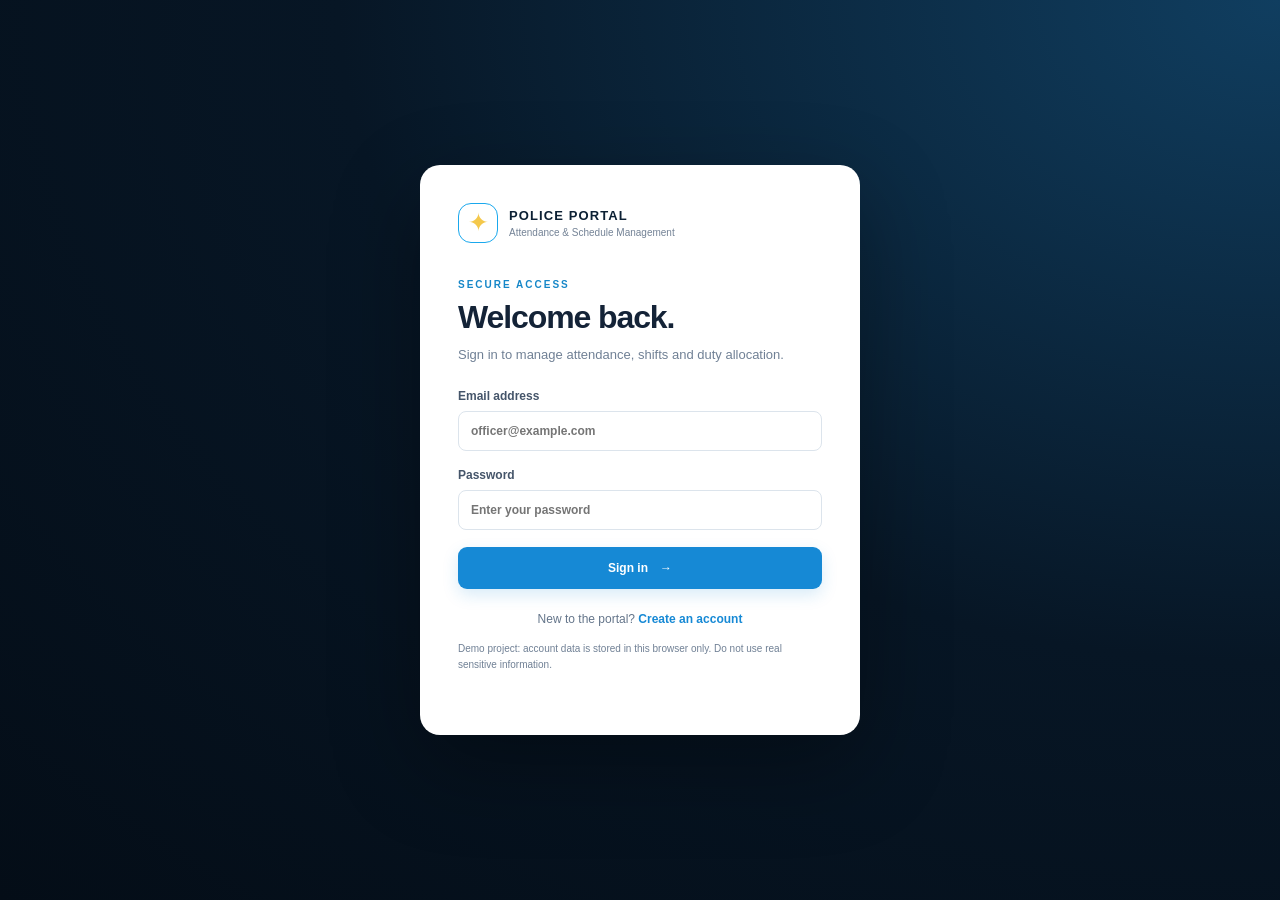
<file: index.html>
<!doctype html>
<html lang="en">
<head>
  <meta charset="utf-8"><meta name="viewport" content="width=device-width, initial-scale=1">
  <title>Police Portal | Sign in</title><link rel="stylesheet" href="css/style.css">
</head>
<body class="auth-page">
  <main class="auth-card">
    <a class="brand" href="index.html"><span class="brand-mark">✦</span><span><b>POLICE PORTAL</b><small>Attendance & Schedule Management</small></span></a>
    <div class="eyebrow">SECURE ACCESS</div><h1>Welcome back.</h1><p class="muted">Sign in to manage attendance, shifts and duty allocation.</p>
    <form id="loginForm" class="stack-form">
      <label>Email address<input type="email" id="loginEmail" placeholder="officer@example.com" required></label>
      <label>Password<input type="password" id="loginPassword" placeholder="Enter your password" required minlength="4"></label>
      <button class="btn primary full" type="submit">Sign in <span>→</span></button>
    </form>
    <div class="auth-foot">New to the portal? <a href="register.html">Create an account</a></div>
    <p class="tiny muted">Demo project: account data is stored in this browser only. Do not use real sensitive information.</p>
  </main>
  <script src="js/app.js"></script>
</body></html>
</file>
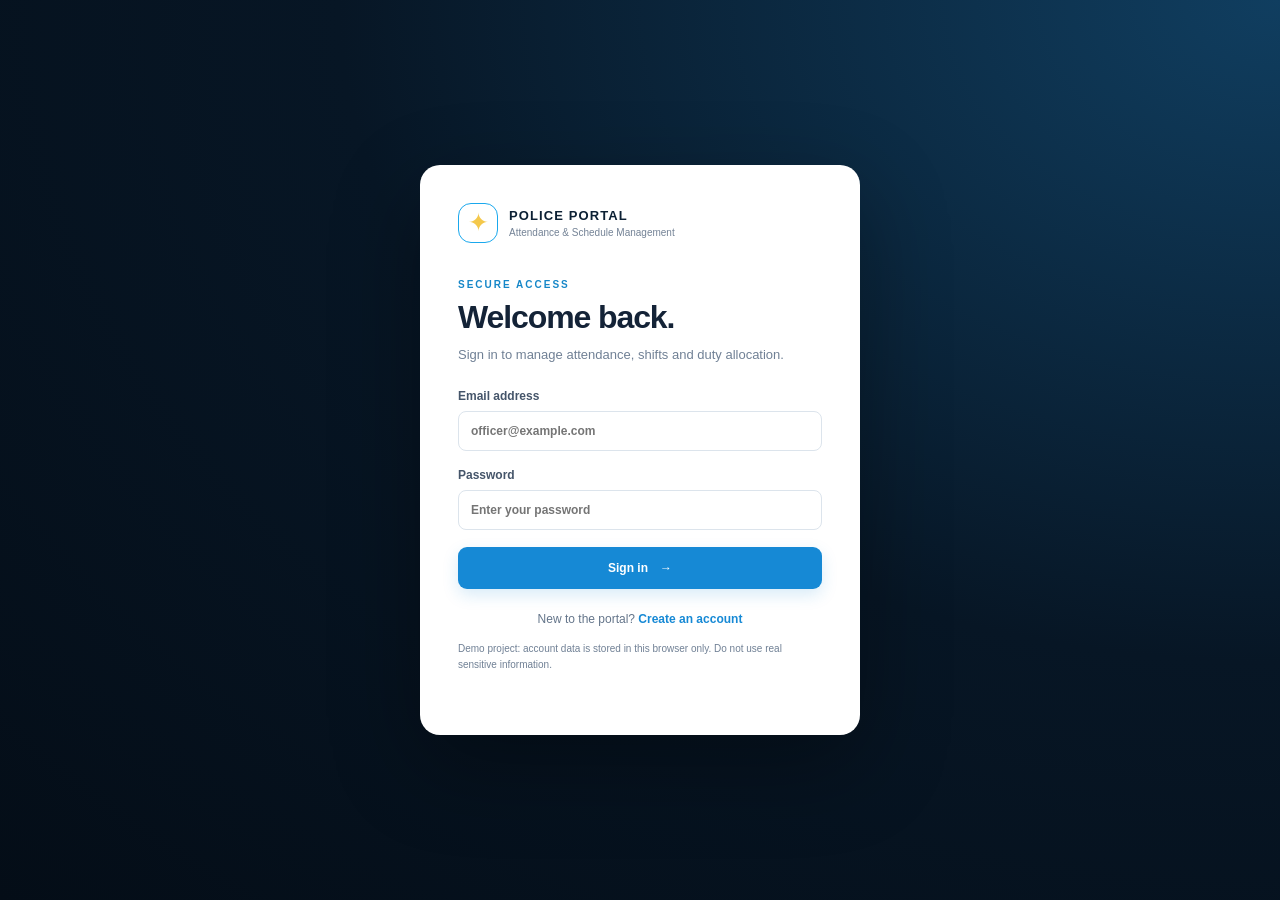
<file: attendance.html>
<!doctype html><html lang="en"><head><meta charset="utf-8"><meta name="viewport" content="width=device-width, initial-scale=1"><title>Attendance | Police Portal</title><link rel="stylesheet" href="css/style.css"></head><body><div id="appShell"></div><main class="main-content"><div class="page-heading"><div><div class="eyebrow">TIME & PRESENCE</div><h1>Attendance tracking</h1><p class="muted">Record daily check-ins and check-outs.</p></div></div>
<section class="content-grid two-one"><article class="panel"><div class="panel-head"><div><h2>Record attendance</h2><p class="muted">Entries are saved in this browser.</p></div><span class="pill">Today: <b id="todayLabel"></b></span></div>
<form id="attendanceForm" class="form-grid"><label>Officer<select id="attOfficer" required></select></label><label>Date<input id="attDate" type="date" required></label><label>Check-in time<input id="attIn" type="time" required></label><label>Check-out time <span class="muted">(optional)</span><input id="attOut" type="time"></label><label class="span-2">Notes<input id="attNotes" placeholder="Optional note"></label><div class="span-2"><button class="btn primary" type="submit">Save attendance</button></div></form></article>
<article class="panel highlight-panel"><div class="eyebrow">DAILY TIP</div><h2>Accurate records build trust.</h2><p>Record attendance as it happens and review entries regularly. This demo does not verify location or identity.</p><div class="big-outline">✓</div></article></section>
<section class="panel"><div class="panel-head"><div><h2>Attendance history</h2><p class="muted">Search and review recorded entries.</p></div><input id="attendanceSearch" class="search-input" placeholder="Search officer or date…"></div><div class="table-wrap"><table><thead><tr><th>Officer</th><th>Date</th><th>Check-in</th><th>Check-out</th><th>Notes</th><th></th></tr></thead><tbody id="attendanceRows"></tbody></table></div></section>
</main><script src="js/app.js"></script></body></html>
</file>
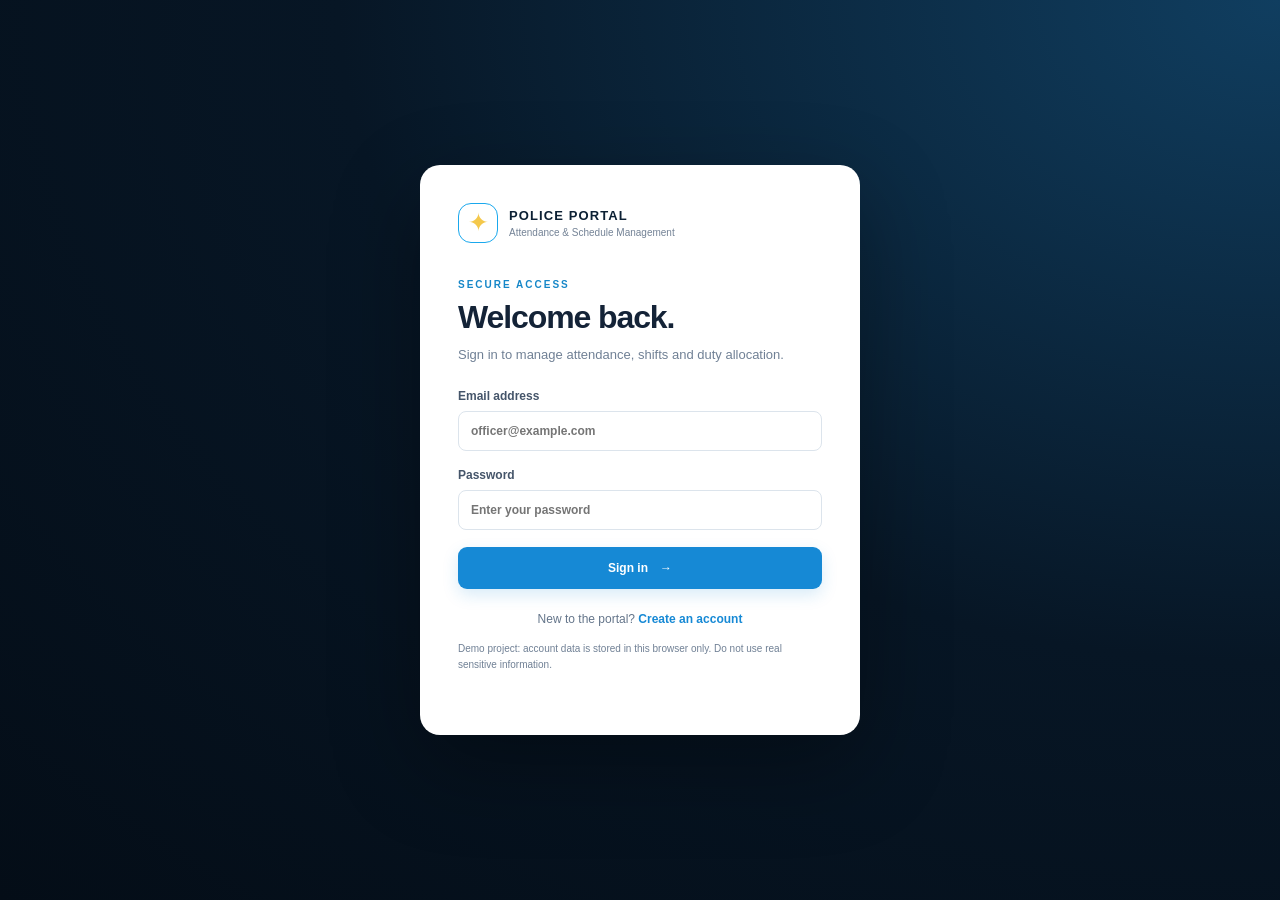
<file: dashboard.html>
<!doctype html><html lang="en"><head><meta charset="utf-8"><meta name="viewport" content="width=device-width, initial-scale=1"><title>Dashboard | Police Portal</title><link rel="stylesheet" href="css/style.css"></head>
<body><div id="appShell"></div><main class="main-content"><div class="page-heading"><div><div class="eyebrow">OVERVIEW</div><h1 id="welcomeTitle">Good evening.</h1><p class="muted">Here’s your department’s attendance and duty overview.</p></div><a class="btn primary" href="attendance.html">＋ Record attendance</a></div>
<section class="stat-grid"><article class="stat-card"><span class="stat-icon blue">♙</span><span class="stat-label">Registered officers</span><strong id="statOfficers">0</strong><small class="muted">Profiles in this browser</small></article><article class="stat-card"><span class="stat-icon green">✓</span><span class="stat-label">Present today</span><strong id="statPresent">0</strong><small class="muted">Clocked in today</small></article><article class="stat-card"><span class="stat-icon cyan">◷</span><span class="stat-label">Active duties</span><strong id="statDuties">0</strong><small class="muted">Duty assignments</small></article><article class="stat-card"><span class="stat-icon amber">▦</span><span class="stat-label">Upcoming shifts</span><strong id="statShifts">0</strong><small class="muted">Scheduled shifts</small></article></section>
<section class="content-grid"><article class="panel"><div class="panel-head"><div><h2>Recent attendance</h2><p class="muted">Latest check-in and check-out records</p></div><a href="attendance.html">View all →</a></div><div class="table-wrap"><table><thead><tr><th>Officer</th><th>Date</th><th>Check-in</th><th>Status</th></tr></thead><tbody id="recentAttendance"></tbody></table></div></article>
<article class="panel"><div class="panel-head"><div><h2>Quick actions</h2><p class="muted">Common tasks</p></div></div><div class="quick-links"><a href="schedule.html"><span class="quick-icon">▦</span><span><b>Manage schedule</b><small>Create and review shifts</small></span><span>→</span></a><a href="duties.html"><span class="quick-icon">♙</span><span><b>Allocate duty</b><small>Assign officers to locations</small></span><span>→</span></a><a href="reports.html"><span class="quick-icon">▤</span><span><b>View reports</b><small>Export attendance records</small></span><span>→</span></a></div></article></section>
<section class="banner"><div><div class="eyebrow">SMART · CONNECTED · EFFICIENT</div><h2>Less manual work.<br><em>More time for what matters.</em></h2><p>Keep schedules, attendance and duty allocation in one organized workspace.</p></div><div class="banner-symbol">◈</div></section>
</main><script src="js/app.js"></script></body></html>
</file>
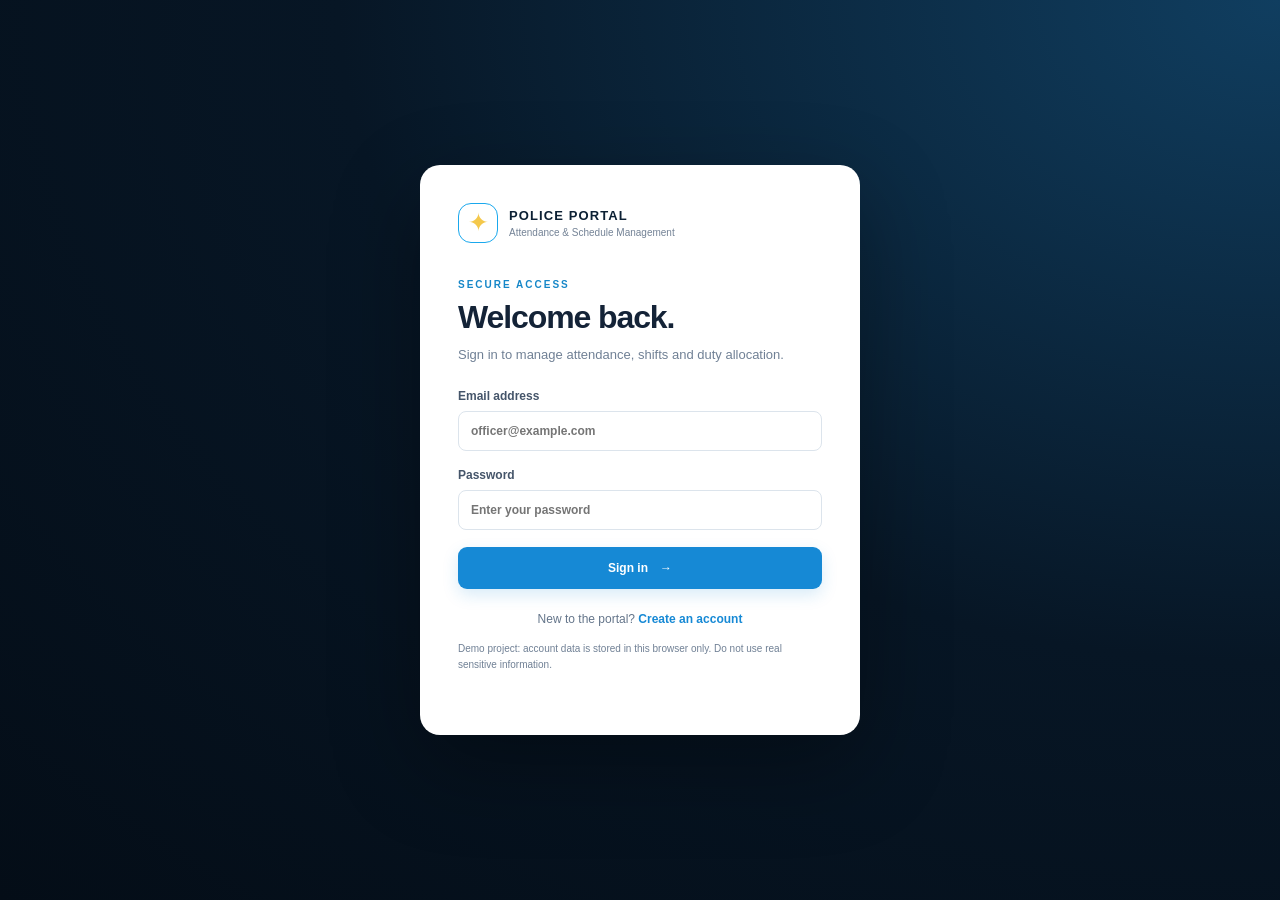
<file: duties.html>
<!doctype html><html lang="en"><head><meta charset="utf-8"><meta name="viewport" content="width=device-width, initial-scale=1"><title>Duty allocation | Police Portal</title><link rel="stylesheet" href="css/style.css"></head><body><div id="appShell"></div><main class="main-content"><div class="page-heading"><div><div class="eyebrow">TEAM COORDINATION</div><h1>Duty allocation</h1><p class="muted">Assign the right officer to the right duty.</p></div></div>
<section class="content-grid two-one"><article class="panel"><div class="panel-head"><div><h2>Allocate a duty</h2><p class="muted">Create an assignment with clear details.</p></div></div><form id="dutyForm" class="form-grid"><label>Officer<select id="dutyOfficer" required></select></label><label>Duty type<input id="dutyType" required placeholder="e.g. Traffic control"></label><label>Date<input id="dutyDate" type="date" required></label><label>Location<input id="dutyLocation" required placeholder="e.g. Main junction"></label><label class="span-2">Instructions<textarea id="dutyNotes" rows="3" placeholder="Optional instructions"></textarea></label><div class="span-2"><button class="btn primary" type="submit">＋ Allocate duty</button></div></form></article><article class="panel highlight-panel"><div class="eyebrow">GOOD PRACTICE</div><h2>Make every assignment clear.</h2><p>Include the location, date and specific duty. Coordinate changes through your department’s approved process.</p><div class="big-outline">♙</div></article></section>
<section class="panel"><div class="panel-head"><div><h2>Duty assignments</h2><p class="muted">Manage current and upcoming duties.</p></div><input id="dutySearch" class="search-input" placeholder="Search assignments…"></div><div class="table-wrap"><table><thead><tr><th>Date</th><th>Officer</th><th>Duty</th><th>Location</th><th>Instructions</th><th></th></tr></thead><tbody id="dutyRows"></tbody></table></div></section></main><script src="js/app.js"></script></body></html>
</file>
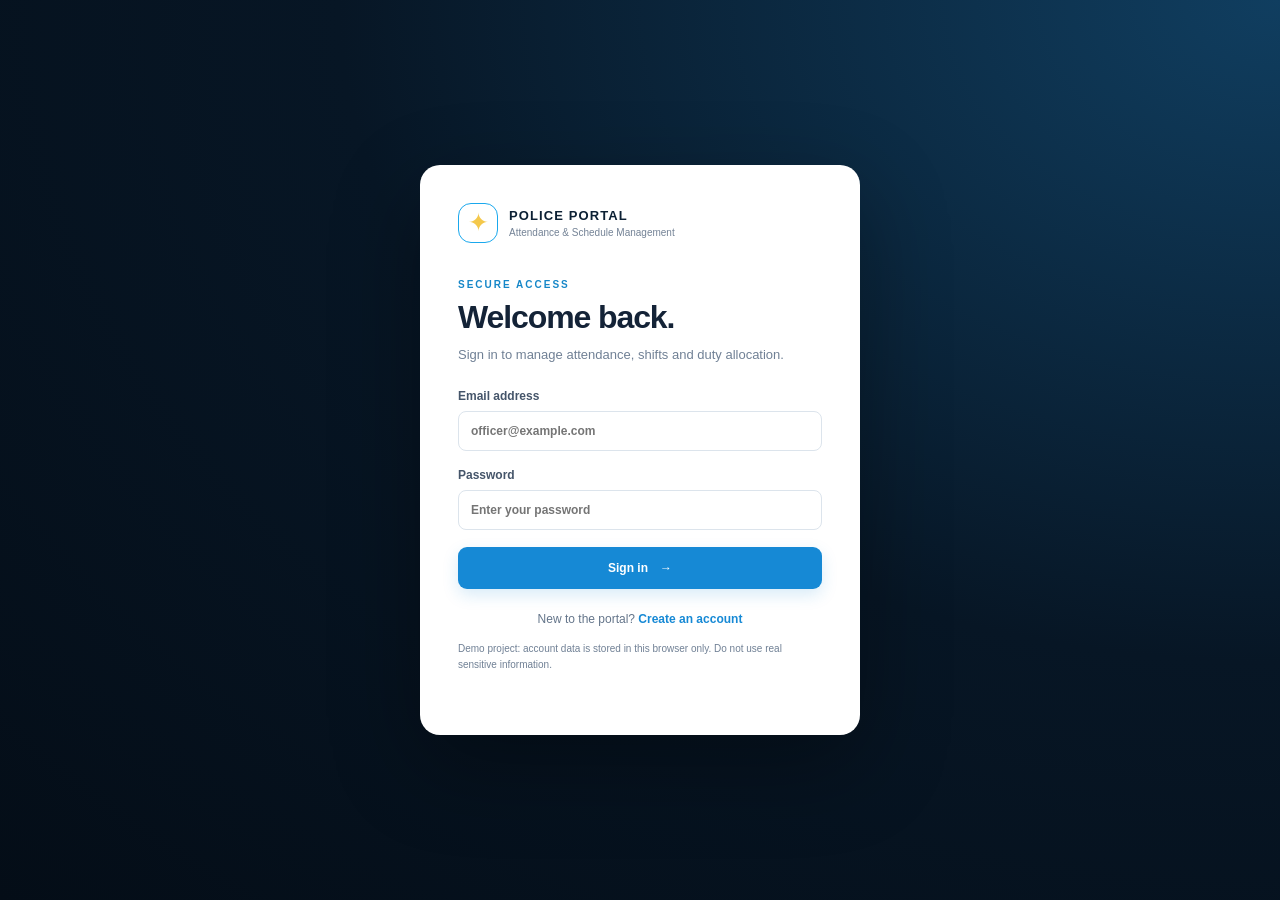
<file: profile.html>
<!doctype html><html lang="en"><head><meta charset="utf-8"><meta name="viewport" content="width=device-width, initial-scale=1"><title>Profile | Police Portal</title><link rel="stylesheet" href="css/style.css"></head><body><div id="appShell"></div><main class="main-content"><div class="page-heading"><div><div class="eyebrow">YOUR ACCOUNT</div><h1>Officer profile</h1><p class="muted">Keep your contact and profile information up to date.</p></div></div><section class="panel profile-panel"><div class="profile-avatar" id="profileAvatar">OP</div><div><h2 id="profileHeading">Officer profile</h2><p class="muted" id="profileSub"></p></div></section><section class="panel"><div class="panel-head"><div><h2>Edit profile</h2><p class="muted">Update your current browser profile.</p></div></div><form id="profileForm" class="form-grid"><label>Full name<input id="profileName" required></label><label>Badge / employee ID<input id="profileBadge" required></label><label>Email address<input id="profileEmail" type="email" required></label><label>Role<select id="profileRole"><option>Officer</option><option>Supervisor</option><option>Administrator</option></select></label><div class="span-2"><button class="btn primary" type="submit">Save profile</button></div></form></section><section class="panel"><h2>Privacy and storage</h2><p class="muted">This demo stores information in browser localStorage. It is not encrypted, does not sync across devices, and is not suitable for real police or sensitive operational data. A production deployment needs a secure backend, access controls, audit logs, HTTPS and a reviewed data-retention policy.</p></section></main><script src="js/app.js"></script></body></html>
</file>
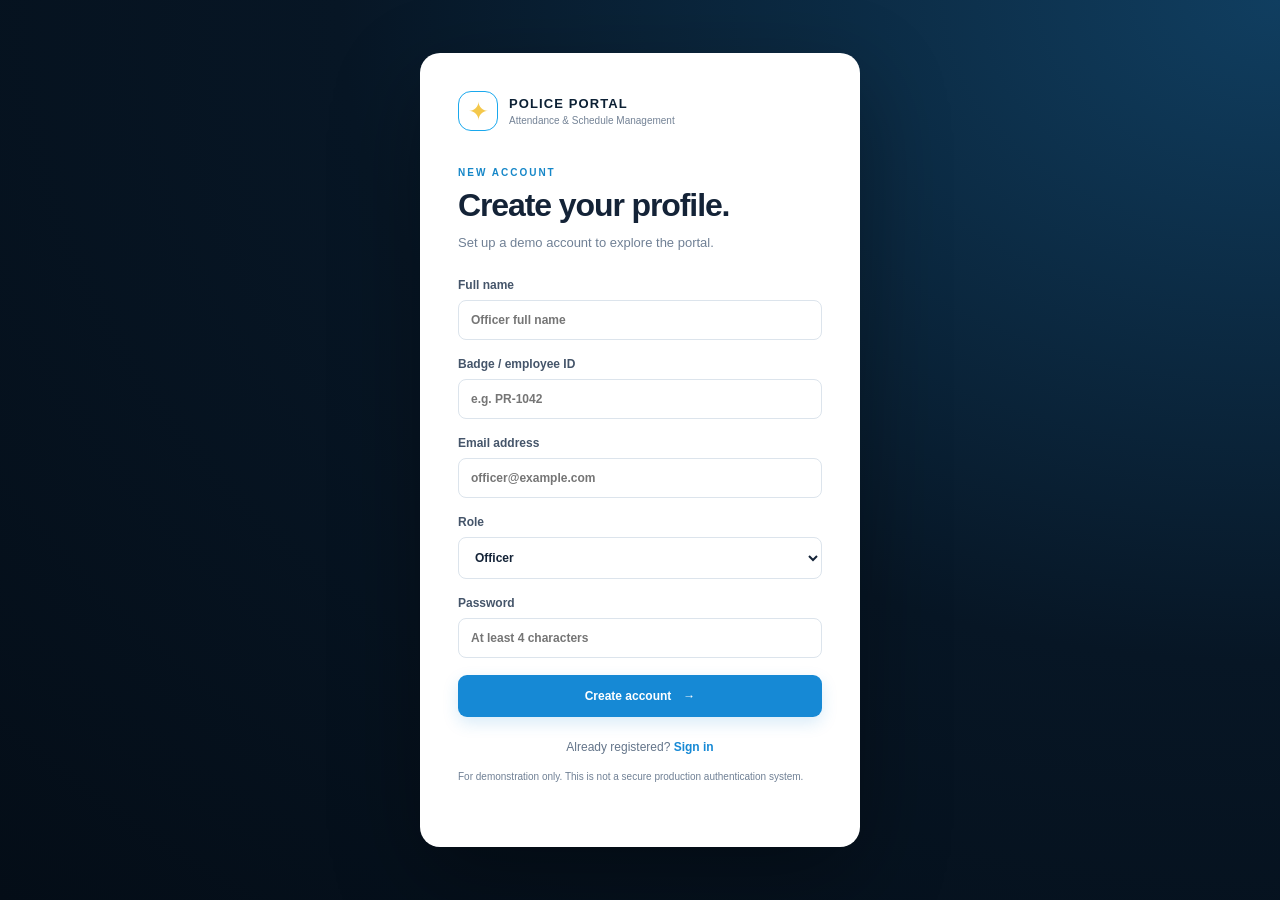
<file: register.html>
<!doctype html>
<html lang="en"><head><meta charset="utf-8"><meta name="viewport" content="width=device-width, initial-scale=1">
<title>Create account | Police Portal</title><link rel="stylesheet" href="css/style.css"></head>
<body class="auth-page"><main class="auth-card">
<a class="brand" href="index.html"><span class="brand-mark">✦</span><span><b>POLICE PORTAL</b><small>Attendance & Schedule Management</small></span></a>
<div class="eyebrow">NEW ACCOUNT</div><h1>Create your profile.</h1><p class="muted">Set up a demo account to explore the portal.</p>
<form id="registerForm" class="stack-form">
<label>Full name<input id="regName" required placeholder="Officer full name"></label>
<label>Badge / employee ID<input id="regBadge" required placeholder="e.g. PR-1042"></label>
<label>Email address<input id="regEmail" type="email" required placeholder="officer@example.com"></label>
<label>Role<select id="regRole"><option>Officer</option><option>Supervisor</option><option>Administrator</option></select></label>
<label>Password<input id="regPassword" type="password" required minlength="4" placeholder="At least 4 characters"></label>
<button class="btn primary full" type="submit">Create account <span>→</span></button>
</form><div class="auth-foot">Already registered? <a href="index.html">Sign in</a></div>
<p class="tiny muted">For demonstration only. This is not a secure production authentication system.</p>
</main><script src="js/app.js"></script></body></html>
</file>
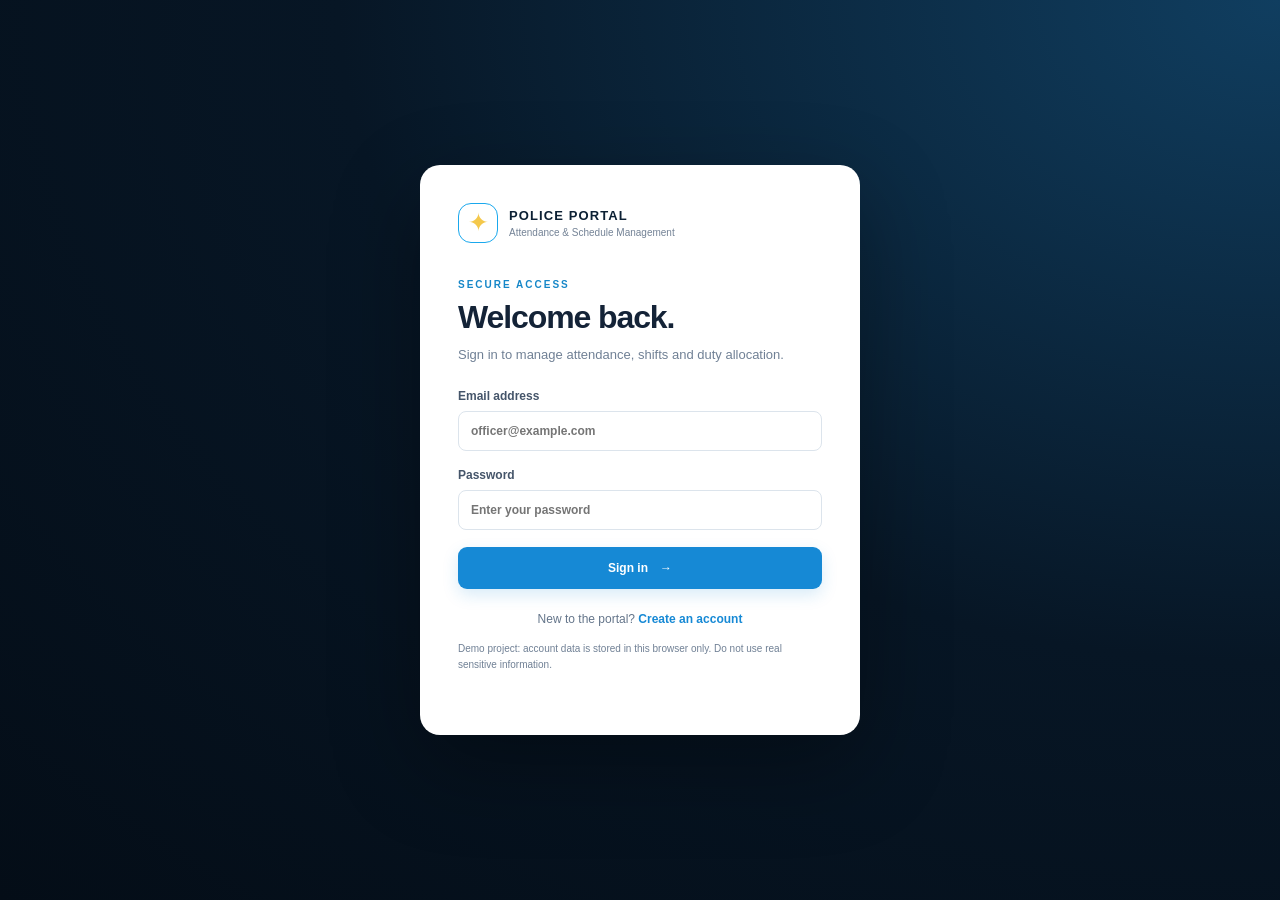
<file: reports.html>
<!doctype html><html lang="en"><head><meta charset="utf-8"><meta name="viewport" content="width=device-width, initial-scale=1"><title>Reports | Police Portal</title><link rel="stylesheet" href="css/style.css"></head><body><div id="appShell"></div><main class="main-content"><div class="page-heading"><div><div class="eyebrow">RECORDS & INSIGHTS</div><h1>Reports</h1><p class="muted">Review stored records and export them for further analysis.</p></div></div>
<section class="stat-grid"><article class="stat-card"><span class="stat-label">Attendance records</span><strong id="reportAttendance">0</strong><small class="muted">Total entries</small></article><article class="stat-card"><span class="stat-label">Scheduled shifts</span><strong id="reportShifts">0</strong><small class="muted">Total shifts</small></article><article class="stat-card"><span class="stat-label">Duty assignments</span><strong id="reportDuties">0</strong><small class="muted">Total assignments</small></article><article class="stat-card"><span class="stat-label">Officer profiles</span><strong id="reportOfficers">0</strong><small class="muted">Registered profiles</small></article></section>
<section class="panel"><div class="panel-head"><div><h2>Export records</h2><p class="muted">Download CSV files that open in Excel or spreadsheet apps.</p></div></div><div class="export-grid"><article class="export-card"><span class="quick-icon">▤</span><h3>Attendance report</h3><p>Check-in, check-out, date and notes.</p><button class="btn secondary" data-export="attendance">Download CSV</button></article><article class="export-card"><span class="quick-icon">▦</span><h3>Shift schedule</h3><p>Shift times, assigned officer and location.</p><button class="btn secondary" data-export="shifts">Download CSV</button></article><article class="export-card"><span class="quick-icon">♙</span><h3>Duty allocation</h3><p>Assignments, locations and instructions.</p><button class="btn secondary" data-export="duties">Download CSV</button></article><article class="export-card"><span class="quick-icon">♧</span><h3>Officer directory</h3><p>Officer profile information.</p><button class="btn secondary" data-export="officers">Download CSV</button></article></div></section>
<section class="panel danger-zone"><h2>Demo data management</h2><p class="muted">Export anything you need before clearing local demo records. This action cannot be undone.</p><button id="resetData" class="btn danger">Reset all demo data</button></section></main><script src="js/app.js"></script></body></html>
</file>
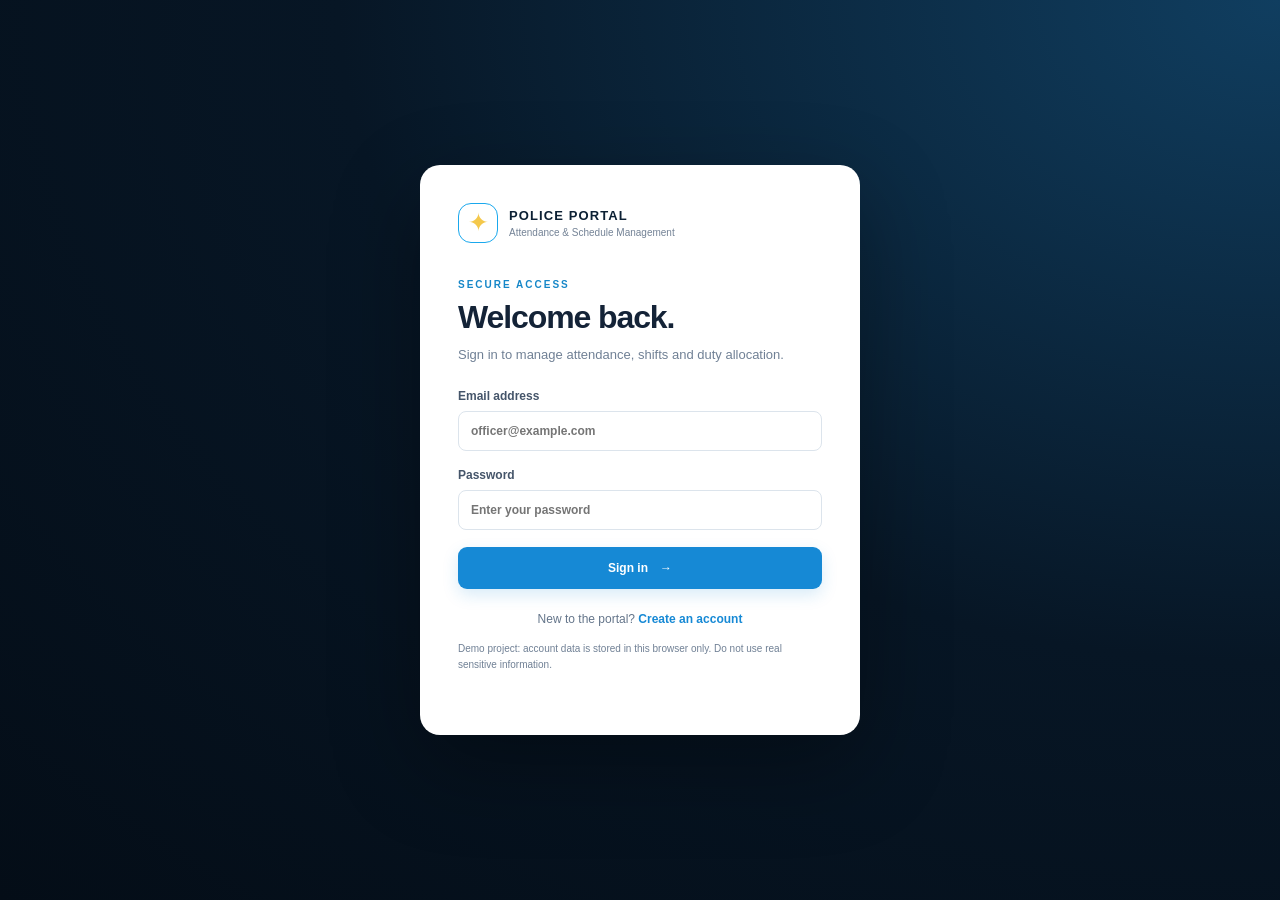
<file: schedule.html>
<!doctype html><html lang="en"><head><meta charset="utf-8"><meta name="viewport" content="width=device-width, initial-scale=1"><title>Schedule | Police Portal</title><link rel="stylesheet" href="css/style.css"></head><body><div id="appShell"></div><main class="main-content"><div class="page-heading"><div><div class="eyebrow">SHIFT PLANNING</div><h1>Schedule management</h1><p class="muted">Plan shifts and keep teams informed.</p></div></div>
<section class="content-grid two-one"><article class="panel"><div class="panel-head"><div><h2>Create a shift</h2><p class="muted">Add a shift to the schedule.</p></div></div><form id="scheduleForm" class="form-grid"><label>Officer<select id="shiftOfficer" required></select></label><label>Duty / shift name<input id="shiftName" required placeholder="e.g. Morning patrol"></label><label>Date<input id="shiftDate" type="date" required></label><label>Location<input id="shiftLocation" required placeholder="e.g. City Area"></label><label>Start time<input id="shiftStart" type="time" required></label><label>End time<input id="shiftEnd" type="time" required></label><div class="span-2"><button class="btn primary" type="submit">＋ Add shift</button></div></form></article><article class="panel highlight-panel"><div class="eyebrow">SHIFT CHECKLIST</div><h2>Plan with clarity.</h2><ul class="check-list"><li>Confirm officer availability</li><li>Specify a clear location</li><li>Check overlapping shifts</li><li>Review changes with the team</li></ul></article></section>
<section class="panel"><div class="panel-head"><div><h2>Scheduled shifts</h2><p class="muted">All shifts saved in this browser.</p></div><input id="shiftSearch" class="search-input" placeholder="Search shifts…"></div><div class="table-wrap"><table><thead><tr><th>Date</th><th>Officer</th><th>Shift</th><th>Time</th><th>Location</th><th></th></tr></thead><tbody id="shiftRows"></tbody></table></div></section></main><script src="js/app.js"></script></body></html>
</file>
<file: css/style.css>
:root{--navy:#061321;--navy2:#0b2035;--blue:#1689d5;--cyan:#29c6f4;--yellow:#f4c84b;--ink:#142337;--muted:#708095;--line:#e4eaf0;--paper:#f4f7fa;--white:#fff;--green:#159b76;--red:#d94b4b;--shadow:0 12px 32px rgba(13,35,59,.07)}*{box-sizing:border-box}body{margin:0;background:var(--paper);color:var(--ink);font-family:Inter,-apple-system,BlinkMacSystemFont,"Segoe UI",sans-serif;font-size:14px}a{color:var(--blue);text-decoration:none}button,input,select,textarea{font:inherit}button{cursor:pointer}.sidebar{position:fixed;inset:0 auto 0 0;width:248px;background:linear-gradient(165deg,#071523,#0b2b47);color:#fff;padding:27px 17px;display:flex;flex-direction:column;z-index:5}.brand{display:flex;align-items:center;gap:11px;color:inherit;margin-bottom:38px}.brand-mark{width:40px;height:40px;border:1px solid #1aa8ed;border-radius:13px;display:grid;place-items:center;color:var(--yellow);font-size:25px}.brand b{display:block;letter-spacing:1.1px;font-size:13px}.brand small{display:block;color:#aab9c9;font-size:10px;margin-top:4px}.nav-label{color:#8298ad;font-size:10px;font-weight:700;letter-spacing:1.7px;padding:0 13px;margin:0 0 10px}.nav-list{display:grid;gap:5px}.nav-link{display:flex;align-items:center;gap:13px;color:#bdcad6;padding:12px 13px;border-radius:10px;font-size:13px}.nav-link .nav-ico{width:18px;text-align:center;font-size:17px}.nav-link:hover,.nav-link.active{background:#143b59;color:#fff}.nav-link.active{box-shadow:inset 3px 0 var(--cyan)}.side-bottom{margin-top:auto;border-top:1px solid #254056;padding-top:17px}.side-user{display:flex;align-items:center;gap:10px;padding:10px 7px}.avatar{width:34px;height:34px;border-radius:50%;background:#15547a;color:#fff;display:grid;place-items:center;font-weight:700}.side-user b{display:block;font-size:12px}.side-user small{color:#9db0c2;font-size:11px}.logout{display:block;color:#c1ceda;padding:11px 13px}.main-content{margin-left:248px;padding:35px clamp(20px,3vw,48px);max-width:1700px}.topline{display:flex;justify-content:flex-end;margin-bottom:20px;color:var(--muted);font-size:12px}.page-heading{display:flex;justify-content:space-between;align-items:center;gap:20px;margin-bottom:28px}.eyebrow{color:#1687c8;font-size:10px;letter-spacing:2px;font-weight:800;margin-bottom:9px}.page-heading h1,.auth-card h1{font-size:clamp(28px,3vw,37px);letter-spacing:-1.1px;margin:0 0 9px}.muted{color:var(--muted);line-height:1.6}.page-heading p{margin:0}.btn{border:0;border-radius:9px;padding:11px 16px;display:inline-flex;gap:12px;align-items:center;justify-content:center;font-weight:700;font-size:12px;transition:.2s}.btn:hover{transform:translateY(-1px)}.primary{background:var(--blue);color:white;box-shadow:0 6px 16px #1689d52b}.secondary{background:#eaf4fb;color:#116da9}.danger{background:#fff0f0;color:#b82e2e}.full{width:100%;padding:14px}.stat-grid{display:grid;grid-template-columns:repeat(4,minmax(0,1fr));gap:16px;margin-bottom:22px}.stat-card,.panel{background:#fff;border:1px solid var(--line);border-radius:15px;box-shadow:var(--shadow)}.stat-card{padding:20px}.stat-icon{width:38px;height:38px;border-radius:11px;display:grid;place-items:center;font-size:19px;margin-bottom:17px}.blue{background:#e6f3ff;color:#1887d0}.green{background:#e4f8f1;color:#169b76}.cyan{background:#e3f8ff;color:#149dc8}.amber{background:#fff5d9;color:#c28a00}.stat-label{display:block;color:#68798d;font-size:12px}.stat-card strong{display:block;font-size:31px;letter-spacing:-1px;margin:5px 0}.stat-card small{font-size:11px}.content-grid{display:grid;grid-template-columns:minmax(0,1.45fr) minmax(280px,1fr);gap:20px;margin-bottom:22px}.two-one{grid-template-columns:minmax(0,1.5fr) minmax(250px,.8fr)}.panel{padding:22px;margin-bottom:22px;min-width:0}.panel-head{display:flex;align-items:center;justify-content:space-between;gap:15px;margin-bottom:19px}.panel h2,.panel-head h2{font-size:16px;margin:0 0 5px;letter-spacing:-.2px}.panel-head p{font-size:12px;margin:0}.panel-head>a{font-size:12px;font-weight:700;white-space:nowrap}.table-wrap{overflow-x:auto}table{border-collapse:collapse;width:100%;text-align:left;white-space:nowrap}th{font-size:10px;color:#8190a0;text-transform:uppercase;letter-spacing:.8px;background:#f8fafc}td,th{padding:13px 12px;border-bottom:1px solid #edf1f5}td{font-size:12px;color:#435369}tbody tr:last-child td{border-bottom:0}.person-cell{display:flex;align-items:center;gap:9px}.mini-avatar{width:29px;height:29px;border-radius:9px;background:#e7f3fc;color:#177db8;display:grid;place-items:center;font-weight:700}.status{display:inline-block;border-radius:20px;padding:5px 9px;background:#e3f8ef;color:#15815f;font-size:10px;font-weight:800}.status.off{background:#f1f3f6;color:#758398}.quick-links{display:grid}.quick-links>a{display:flex;align-items:center;gap:12px;padding:15px 0;border-bottom:1px solid #edf1f5;color:var(--ink)}.quick-links>a:last-child{border:0}.quick-links b,.quick-links small{display:block}.quick-links b{font-size:12px}.quick-links small{color:var(--muted);font-size:11px;margin-top:4px}.quick-links>a>span:nth-child(2){flex:1}.quick-icon{width:39px;height:39px;border-radius:11px;display:grid;place-items:center;background:#eaf6fd;color:#1787c8;font-size:20px}.banner{background:linear-gradient(110deg,#071a2b,#103f62);border-radius:16px;padding:28px 32px;color:#fff;display:flex;justify-content:space-between;align-items:center;overflow:hidden;position:relative}.banner .eyebrow{color:#65cafa}.banner h2{font-size:25px;margin:0 0 8px;line-height:1.3}.banner em{color:var(--yellow);font-style:normal}.banner p{color:#b5c6d5;margin:0;font-size:12px}.banner-symbol{font-size:100px;color:#258bc5;opacity:.65;margin-right:30px}.form-grid{display:grid;grid-template-columns:1fr 1fr;gap:17px}.form-grid label,.stack-form label{display:grid;gap:8px;font-size:12px;font-weight:700;color:#45556a}.form-grid input,.form-grid select,.form-grid textarea,.stack-form input,.stack-form select,.search-input{width:100%;min-width:0;border:1px solid #dce4ec;background:#fff;border-radius:8px;padding:12px;color:var(--ink);outline:none}.form-grid input:focus,.form-grid select:focus,.form-grid textarea:focus,.stack-form input:focus,.search-input:focus{border-color:#1689d5;box-shadow:0 0 0 3px #1689d51b}.span-2{grid-column:span 2}.highlight-panel{background:linear-gradient(155deg,#fff,#f1f9ff);position:relative;overflow:hidden}.highlight-panel h2{font-size:23px;line-height:1.35;max-width:260px;margin:10px 0}.highlight-panel p{font-size:12px;max-width:280px}.big-outline{font-size:85px;color:#d5edf9;text-align:right;line-height:1;margin-top:30px}.check-list{padding-left:18px;line-height:2.4;color:#53677d;font-size:12px}.search-input{max-width:230px;padding:10px 12px;font-size:12px}.pill{padding:8px 11px;background:#f0f7fb;border-radius:8px;font-size:11px;color:#667b8f;white-space:nowrap}.export-grid{display:grid;grid-template-columns:repeat(4,minmax(0,1fr));gap:15px}.export-card{border:1px solid var(--line);border-radius:12px;padding:17px}.export-card h3{font-size:13px;margin:14px 0 7px}.export-card p{color:var(--muted);font-size:11px;line-height:1.6;min-height:36px}.danger-zone{border-color:#f0dada}.profile-panel{display:flex;align-items:center;gap:20px}.profile-panel h2{font-size:20px}.profile-avatar{width:70px;height:70px;border-radius:20px;background:#e2f3ff;color:#167ab6;display:grid;place-items:center;font-size:24px;font-weight:800}.auth-page{min-height:100vh;display:grid;place-items:center;padding:24px;background:radial-gradient(ellipse at top right,#103e60 0%,#071625 52%,#040d17 100%)}.auth-card{background:#fff;width:min(100%,440px);padding:38px;border-radius:20px;box-shadow:0 30px 90px #0005}.auth-card .brand{color:#0c2034;margin-bottom:36px}.auth-card .brand small{color:#748396}.auth-card h1{font-size:32px}.auth-card .muted{font-size:13px;margin:0 0 24px}.stack-form{display:grid;gap:17px}.auth-foot{text-align:center;font-size:12px;margin:23px 0 15px;color:#64758a}.auth-foot a{font-weight:700}.tiny{font-size:10px!important;line-height:1.6}.toast{position:fixed;bottom:24px;right:24px;background:#0d2b43;color:white;padding:13px 18px;border-radius:10px;box-shadow:var(--shadow);z-index:20;max-width:90vw}.empty{text-align:center;color:#8b99a8;padding:28px!important}.top-mobile{display:none}@media(max-width:1100px){.stat-grid{grid-template-columns:repeat(2,minmax(0,1fr))}.export-grid{grid-template-columns:repeat(2,minmax(0,1fr))}.content-grid{grid-template-columns:1fr}.two-one{grid-template-columns:1fr}}@media(max-width:760px){.sidebar{position:static;width:100%;height:auto;padding:15px 16px}.sidebar .brand{margin:0}.sidebar .nav-label,.sidebar .nav-list,.side-bottom{display:none}.top-mobile{display:block;margin-left:auto;color:#b9c8d6;font-size:11px}.main-content{margin:0;padding:23px 15px}.page-heading{align-items:flex-start;flex-direction:column}.page-heading .btn{width:100%}.stat-grid{gap:10px}.stat-card{padding:15px}.stat-card strong{font-size:27px}.panel{padding:16px}.panel-head{align-items:flex-start;flex-wrap:wrap}.form-grid{grid-template-columns:1fr}.span-2{grid-column:span 1}.search-input{max-width:100%;width:100%}.export-grid{grid-template-columns:1fr 1fr}.banner{padding:22px}.banner-symbol{display:none}.auth-card{padding:26px 22px}.profile-panel{align-items:flex-start}.table-wrap table{min-width:620px}}@media(max-width:400px){.stat-grid,.export-grid{grid-template-columns:1fr 1fr}.stat-card{padding:12px}.stat-label{font-size:11px}.export-card{padding:12px}}
</file>
